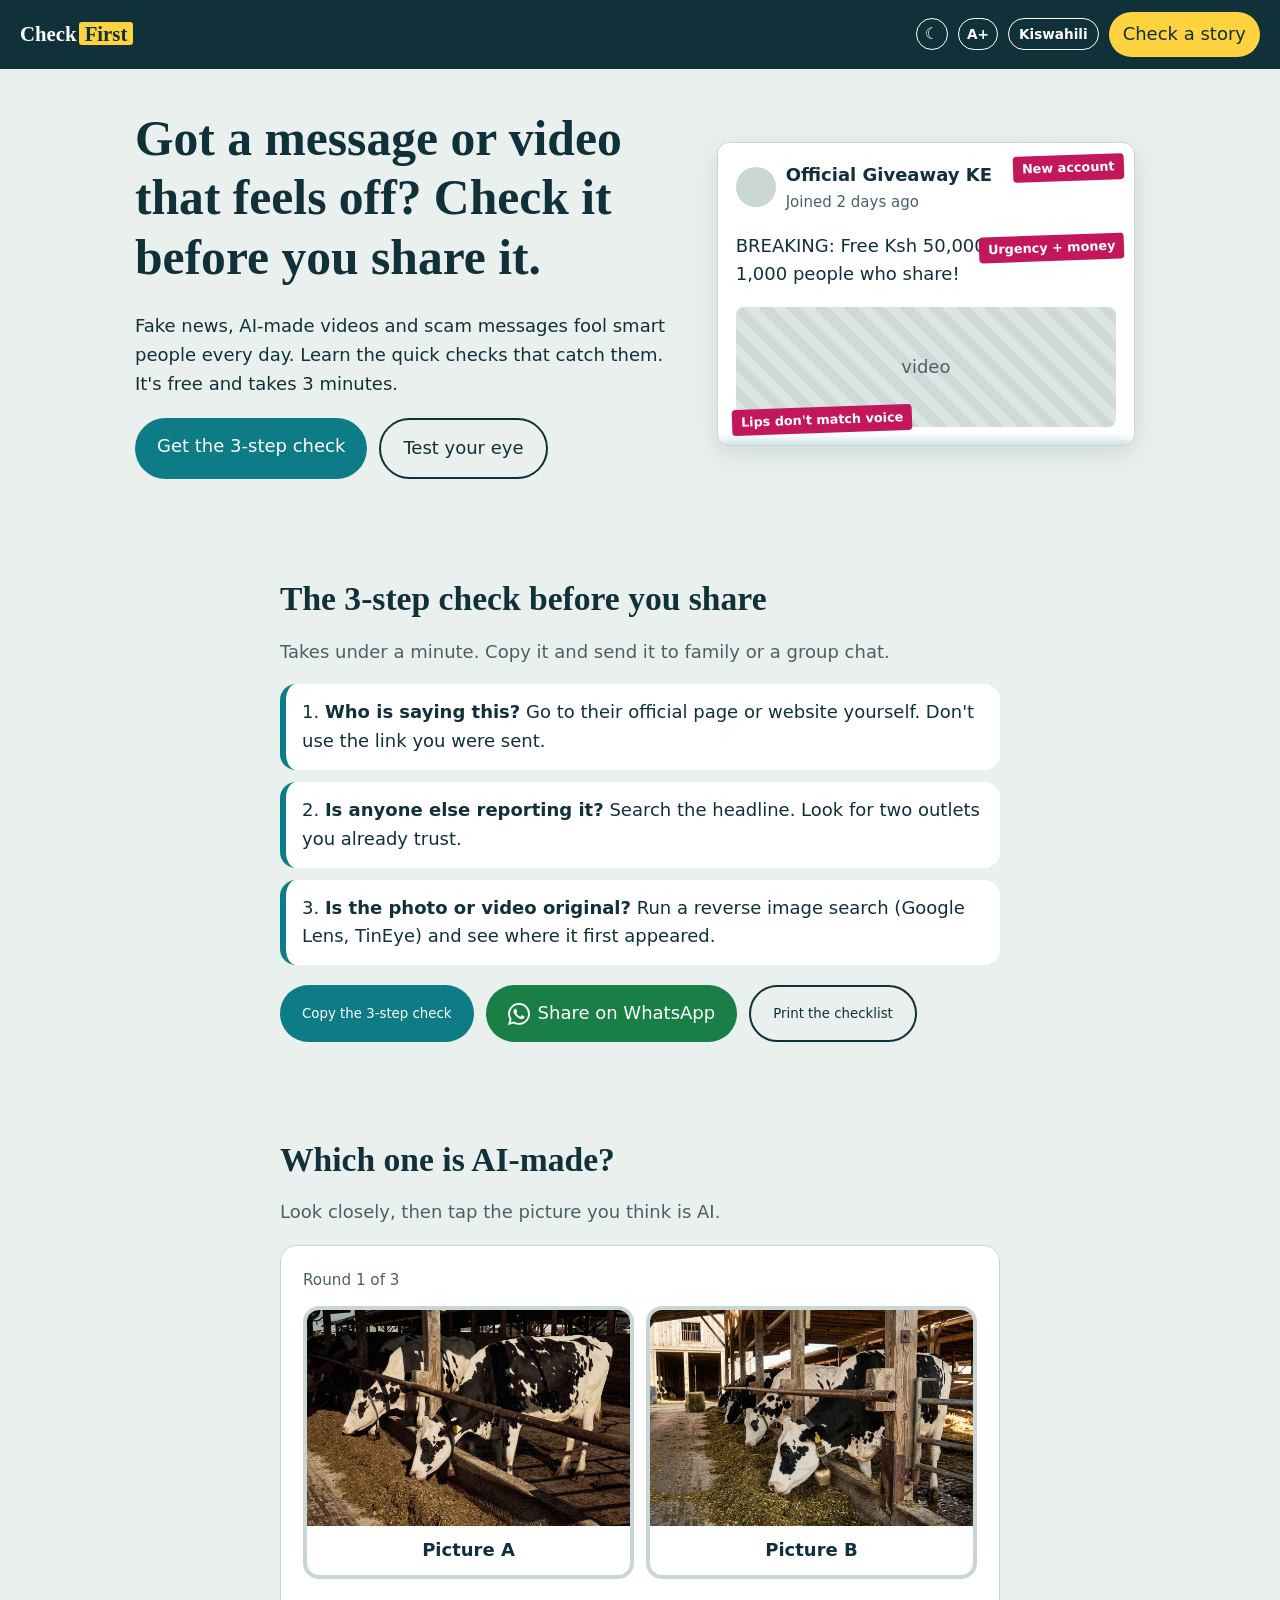
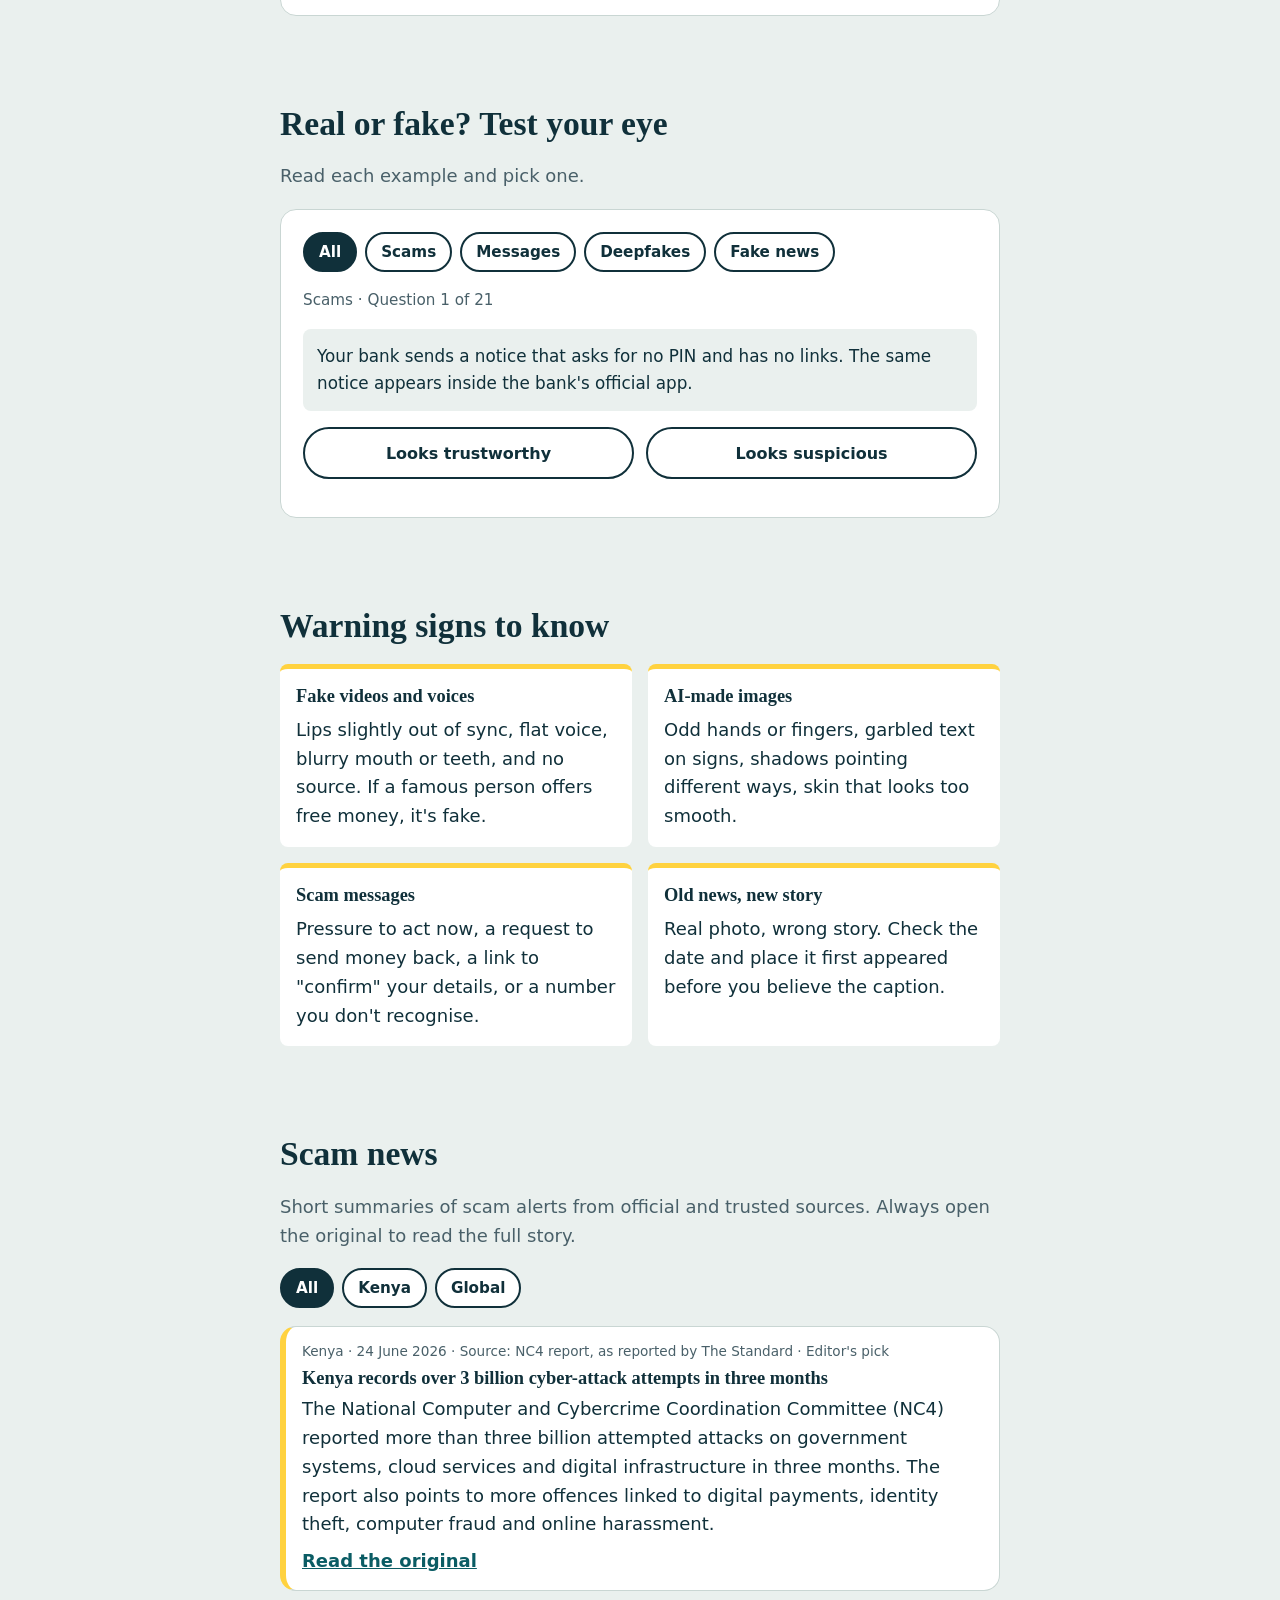
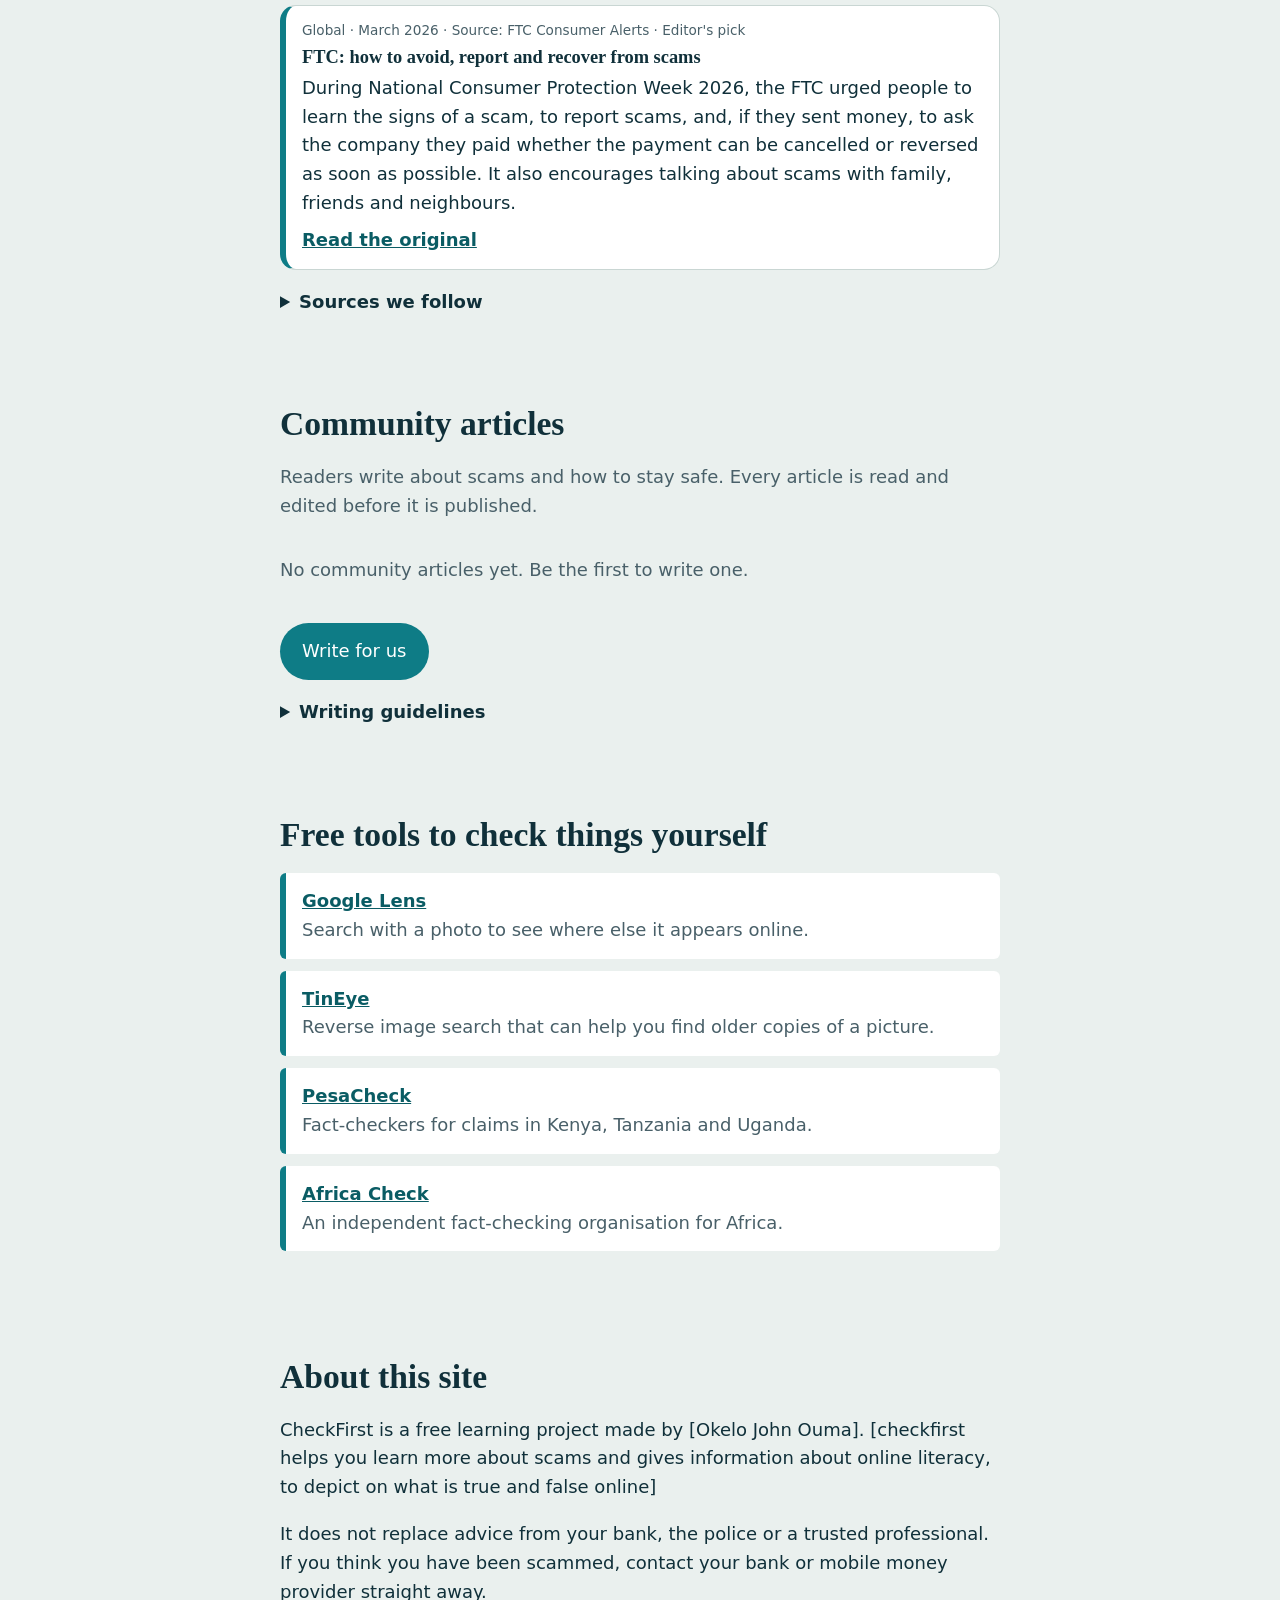
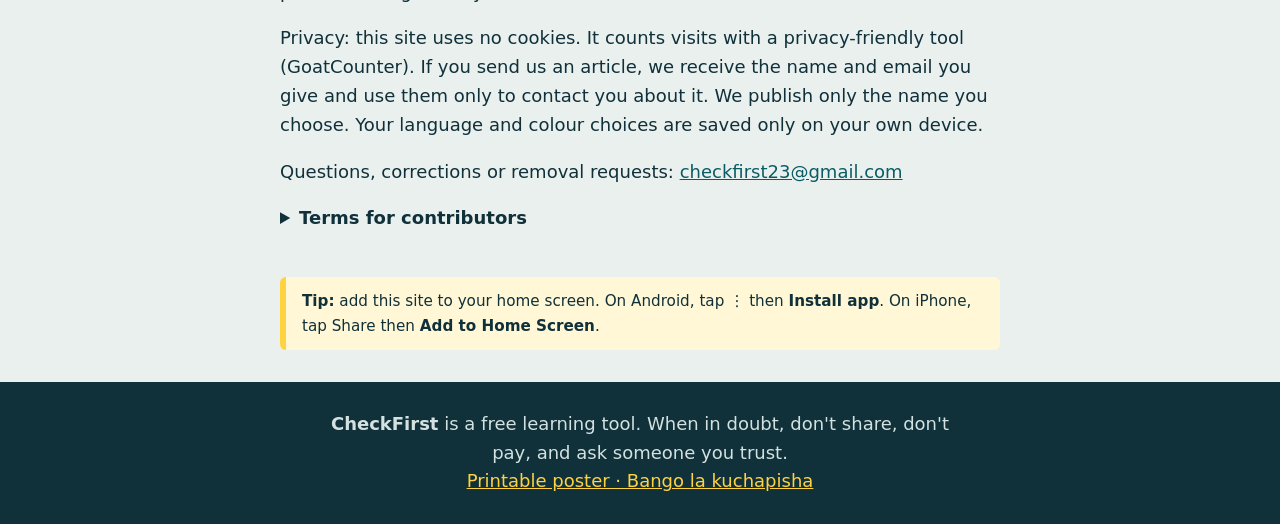
<file: index.html>
<!DOCTYPE html>
<html lang="en">
<head>
  <meta charset="UTF-8">
  <meta name="viewport" content="width=device-width, initial-scale=1.0">
  <title>Check Before You Share – Spot fake news, deepfakes and scams</title>
  <meta name="description" content="Free tools to check news, spot AI-made media and avoid scams before you share.">
  <script>try{var t=localStorage.getItem('theme');if(!t&&matchMedia('(prefers-color-scheme: dark)').matches)t='dark';if(t==='dark')document.documentElement.setAttribute('data-theme','dark');}catch(e){}</script>
  <link rel="stylesheet" href="style.css">
  <meta name="theme-color" content="#10303a">
  <link rel="manifest" href="manifest.json">
  <link rel="apple-touch-icon" href="apple-touch-icon.png">
  <meta name="apple-mobile-web-app-title" content="CheckFirst">
  <link rel="icon" href="data:image/svg+xml,<svg xmlns='http://www.w3.org/2000/svg' viewBox='0 0 100 100'><rect width='100' height='100' rx='18' fill='%2310303a'/><circle cx='44' cy='44' r='22' fill='none' stroke='%23ffd23f' stroke-width='9'/><path d='M60 60 L82 82' stroke='%23ffd23f' stroke-width='10' stroke-linecap='round'/></svg>">
  <meta property="og:type" content="website">
  <meta property="og:title" content="CheckFirst: check it before you share it">
  <meta property="og:description" content="Free 3-step check and quiz to spot fake news, AI-made images and scams.">
  <meta property="og:url" content="https://johnjr-dot.github.io/checkfirst/">
  <meta property="og:image" content="https://johnjr-dot.github.io/checkfirst/og-image.png">
  <meta name="twitter:card" content="summary_large_image">
</head>
<body>
  <nav class="top">
    <a class="logo" href="#top">Check<span>First</span></a>
    <div class="right">
      <button id="themebtn" class="lang" type="button" aria-label="Switch to dark mode">☾</button>
      <button id="sizebtn" class="lang" type="button" aria-pressed="false" aria-label="Larger text">A+</button>
      <button id="langbtn" class="lang" type="button">Kiswahili</button>
      <a class="btn small" href="#checklist" data-i18n="nav_cta">Check a story</a>
    </div>
  </nav>

  <header id="top" class="hero">
    <div class="hero-text">
      <h1 data-i18n="h1">Got a message or video that feels off? Check it before you share it.</h1>
      <p data-i18n="hero_p">Fake news, AI-made videos and scam messages fool smart people every day. Learn the quick checks that catch them. It's free and takes 3 minutes.</p>
      <div class="actions">
        <a class="btn" href="#checklist" data-i18n="btn_get">Get the 3-step check</a>
        <a class="btn ghost" href="#quiz" data-i18n="btn_test">Test your eye</a>
      </div>
    </div>
    <div class="post" aria-hidden="true">
      <div class="scan"></div>
      <div class="post-head"><span class="avatar"></span><div><b>Official Giveaway KE</b><small data-i18n="joined">Joined 2 days ago</small></div></div>
      <p data-i18n="post_text">BREAKING: Free Ksh 50,000 to the first 1,000 people who share!</p>
      <div class="post-img"><span>video</span></div>
      <span class="flag f1" data-i18n="flag1">New account</span>
      <span class="flag f2" data-i18n="flag2">Urgency + money</span>
      <span class="flag f3" data-i18n="flag3">Lips don't match voice</span>
    </div>
  </header>

  <main>
    <section id="checklist">
      <div class="print-head print-only">
  <svg width="56" height="56" viewBox="0 0 100 100" aria-hidden="true"><circle cx="42" cy="42" r="24" fill="#0e7c86" stroke="#ffd23f" stroke-width="9"/><line x1="62" y1="62" x2="88" y2="88" stroke="#ffd23f" stroke-width="11" stroke-linecap="round"/></svg>
  <div class="print-logo">Check<span>First</span></div>
  </div>
      <h2 data-i18n="cl_h2">The 3-step check before you share</h2>
      <p class="lead" data-i18n="cl_lead">Takes under a minute. Copy it and send it to family or a group chat.</p>
      <ol class="steps">
        <li data-i18n="s1"><b>Who is saying this?</b> Go to their official page or website yourself. Don't use the link you were sent.</li>
        <li data-i18n="s2"><b>Is anyone else reporting it?</b> Search the headline. Look for two outlets you already trust.</li>
        <li data-i18n="s3"><b>Is the photo or video original?</b> Run a reverse image search (Google Lens, TinEye) and see where it first appeared.</li>
      </ol>
      <div class="actions">
        <button id="copy" class="btn" type="button" data-i18n="copy">Copy the 3-step check</button>
        <a id="wa" class="btn wa" href="#" target="_blank" rel="noopener"><svg viewBox="0 0 24 24" aria-hidden="true"><path d="M17.472 14.382c-.297-.149-1.758-.867-2.03-.967-.273-.099-.471-.148-.67.15-.197.297-.767.966-.94 1.164-.173.199-.347.223-.644.075-.297-.15-1.255-.463-2.39-1.475-.883-.788-1.48-1.761-1.653-2.059-.173-.297-.018-.458.13-.606.134-.133.298-.347.446-.52.149-.174.198-.298.298-.497.099-.198.05-.371-.025-.52-.075-.149-.669-1.612-.916-2.207-.242-.579-.487-.5-.669-.51-.173-.008-.371-.01-.57-.01-.198 0-.52.074-.792.372-.272.297-1.04 1.016-1.04 2.479 0 1.462 1.065 2.875 1.213 3.074.149.198 2.096 3.2 5.077 4.487.709.306 1.262.489 1.694.625.712.227 1.36.195 1.871.118.571-.085 1.758-.719 2.006-1.413.248-.694.248-1.289.173-1.413-.074-.124-.272-.198-.57-.347m-5.421 7.403h-.004a9.87 9.87 0 01-5.031-1.378l-.361-.214-3.741.982.998-3.648-.235-.374a9.86 9.86 0 01-1.51-5.26c.001-5.45 4.436-9.884 9.888-9.884 2.64 0 5.122 1.03 6.988 2.898a9.825 9.825 0 012.893 6.994c-.003 5.45-4.437 9.884-9.885 9.884m8.413-18.297A11.815 11.815 0 0012.05 0C5.495 0 .16 5.335.157 11.892c0 2.096.547 4.142 1.588 5.945L.057 24l6.305-1.654a11.882 11.882 0 005.683 1.448h.005c6.554 0 11.89-5.335 11.893-11.893a11.821 11.821 0 00-3.48-8.413Z"/></svg><span data-i18n="wa">Share on WhatsApp</span></a>
        <button id="print" class="btn ghost" type="button" data-i18n="print">Print the checklist</button>
      </div>
      <span id="copied" role="status"></span>
      <p class="print-only" id="printlink"></p>
      <p class="print-only print-tip" data-i18n="ptip">When in doubt, don't share, don't pay, and ask someone you trust.</p>
    </section>

    <section id="spot">
      <h2 data-i18n="spot_h2">Which one is AI-made?</h2>
      <p class="lead" data-i18n="spot_lead">Look closely, then tap the picture you think is AI.</p>
      <div class="card" id="spotbox"></div>
    </section>

    <section id="quiz">
      <h2 data-i18n="quiz_h2">Real or fake? Test your eye</h2>
      <p class="lead" data-i18n="quiz_lead">Read each example and pick one.</p>
      <div class="card" id="quizbox"></div>
    </section>

    <section id="signs">
      <h2 data-i18n="signs_h2">Warning signs to know</h2>
      <div class="grid">
        <div><h3 data-i18n="g1h">Fake videos and voices</h3><p data-i18n="g1p">Lips slightly out of sync, flat voice, blurry mouth or teeth, and no source. If a famous person offers free money, it's fake.</p></div>
        <div><h3 data-i18n="g2h">AI-made images</h3><p data-i18n="g2p">Odd hands or fingers, garbled text on signs, shadows pointing different ways, skin that looks too smooth.</p></div>
        <div><h3 data-i18n="g3h">Scam messages</h3><p data-i18n="g3p">Pressure to act now, a request to send money back, a link to "confirm" your details, or a number you don't recognise.</p></div>
        <div><h3 data-i18n="g4h">Old news, new story</h3><p data-i18n="g4p">Real photo, wrong story. Check the date and place it first appeared before you believe the caption.</p></div>
      </div>
    </section>

    <section id="news">
  <h2 data-i18n="news_h2">Scam news</h2>
  <p class="lead" data-i18n="news_lead">Short summaries of scam alerts from official and trusted sources. Always open the original to read the full story.</p>
  <div class="cats" id="newsfilter"></div>
  <p id="newsupdated" class="meta"></p>
  <div id="newslist" class="newslist" aria-live="polite"></div>
  <details class="sources">
    <summary data-i18n="src_h">Sources we follow</summary>
    <ul id="sourcelist"></ul>
  </details>
    </section>
<section id="articles">
  <h2 data-i18n="art_h2">Community articles</h2>
  <p class="lead" data-i18n="art_lead">Readers write about scams and how to stay safe. Every article is read and edited before it is published.</p>
  <div id="artlist" class="newslist" aria-live="polite"></div>
  <div class="actions"><a id="writebtn" class="btn" href="#" target="_blank" rel="noopener noreferrer" hidden data-i18n="write_btn">Write for us</a></div>
  <details class="sources">
    <summary data-i18n="guide_h">Writing guidelines</summary>
    <div data-i18n="guide_body"><ul>
      <li>300 to 800 words, in English or Kiswahili.</li>
      <li>Write about scams, fraud and staying safe online. Share what you learned and how to protect others.</li>
      <li>Do not name private people or small businesses as scammers. Describe what happened without identifying anyone.</li>
      <li>Tell us where your facts come from. We may ask for sources.</li>
      <li>No phone numbers, links or payment details in your text. The editor adds official links.</li>
      <li>Original work only. Do not copy from other websites.</li>
      <li>No medical or investment advice.</li>
      <li>We read every submission but cannot publish all of them. We may edit for length and clarity.</li>
      <li>Your name shows as you write it in the form. Your email stays private.</li>
    </ul></div>
  </details>
</section>
    <section id="tools">
      <h2 data-i18n="tools_h2">Free tools to check things yourself</h2>
      <ul class="tools">
        <li><a href="https://lens.google.com" target="_blank" rel="noopener">Google Lens</a><span data-i18n="t1">Search with a photo to see where else it appears online.</span></li>
        <li><a href="https://tineye.com" target="_blank" rel="noopener">TinEye</a><span data-i18n="t2">Reverse image search that can help you find older copies of a picture.</span></li>
        <li><a href="https://pesacheck.org" target="_blank" rel="noopener">PesaCheck</a><span data-i18n="t3">Fact-checkers for claims in Kenya, Tanzania and Uganda.</span></li>
        <li><a href="https://africacheck.org" target="_blank" rel="noopener">Africa Check</a><span data-i18n="t4">An independent fact-checking organisation for Africa.</span></li>
      </ul>
    </section>

    <section id="about">
      <h2 data-i18n="about_h2">About this site</h2>
      <p data-i18n="about_p1">CheckFirst is a free learning project made by [Okelo John Ouma]. [checkfirst helps you learn more about scams and gives information about online literacy, to depict on what is true and false online]</p>
      <p data-i18n="about_p2">It does not replace advice from your bank, the police or a trusted professional. If you think you have been scammed, contact your bank or mobile money provider straight away.</p>
      <p data-i18n="privacy">Privacy: this site uses no cookies. It counts visits with a privacy-friendly tool (GoatCounter). If you send us an article, we receive the name and email you give and use them only to contact you about it. We publish only the name you choose. Your language and colour choices are saved only on your own device.</p>
      <p data-i18n="contact">Questions, corrections or removal requests: <a href="mailto:checkfirst23@gmail.com">checkfirst23@gmail.com</a></p>
<details class="sources">
  <summary data-i18n="terms_h">Terms for contributors</summary>
  <div data-i18n="terms_body"><ul>
    <li>You keep the copyright in your article. By sending it, you give CheckFirst permission to publish it on this site, edit it for length, clarity and accuracy, translate it, and remove it at any time.</li>
    <li>You promise it is your own work, that it is true as far as you know, and that it does not defame anyone or break anyone's rights.</li>
    <li>We may decline or remove any article without giving a reason. We are not obliged to publish.</li>
    <li>Articles are not paid.</li>
    <li>To have your article removed, email us at the address above and we will take it down promptly.</li>
    <li>Everything on this site is for learning only. It is not legal, financial or professional advice. If you have been scammed, contact your bank, your mobile money provider and the police.</li>
  </ul></div>
</details>
    </section>
  </main>
<div class="a2hs" data-i18n="a2hs"><b>Tip:</b> add this site to your home screen. On Android, tap ⋮ then <b>Install app</b>. On iPhone, tap Share then <b>Add to Home Screen</b>.</div>
  <footer>
    <p data-i18n="foot"><b>CheckFirst</b> is a free learning tool. When in doubt, don't share, don't pay, and ask someone you trust.</p>
    <p><a href="poster.html">Printable poster · Bango la kuchapisha</a></p>
  </footer>
  <script src="script.js" defer></script>
  <script src="lang.js" defer></script>
  <script src="news.js" defer></script>
  <script src="config.js" defer></script>
  <script src="articles.js" defer></script>
  <script data-goatcounter="https://checkfirstgoatcountercom.goatcounter.com/count" async src="//gc.zgo.at/count.js"></script>
</body>
</html>
</file>
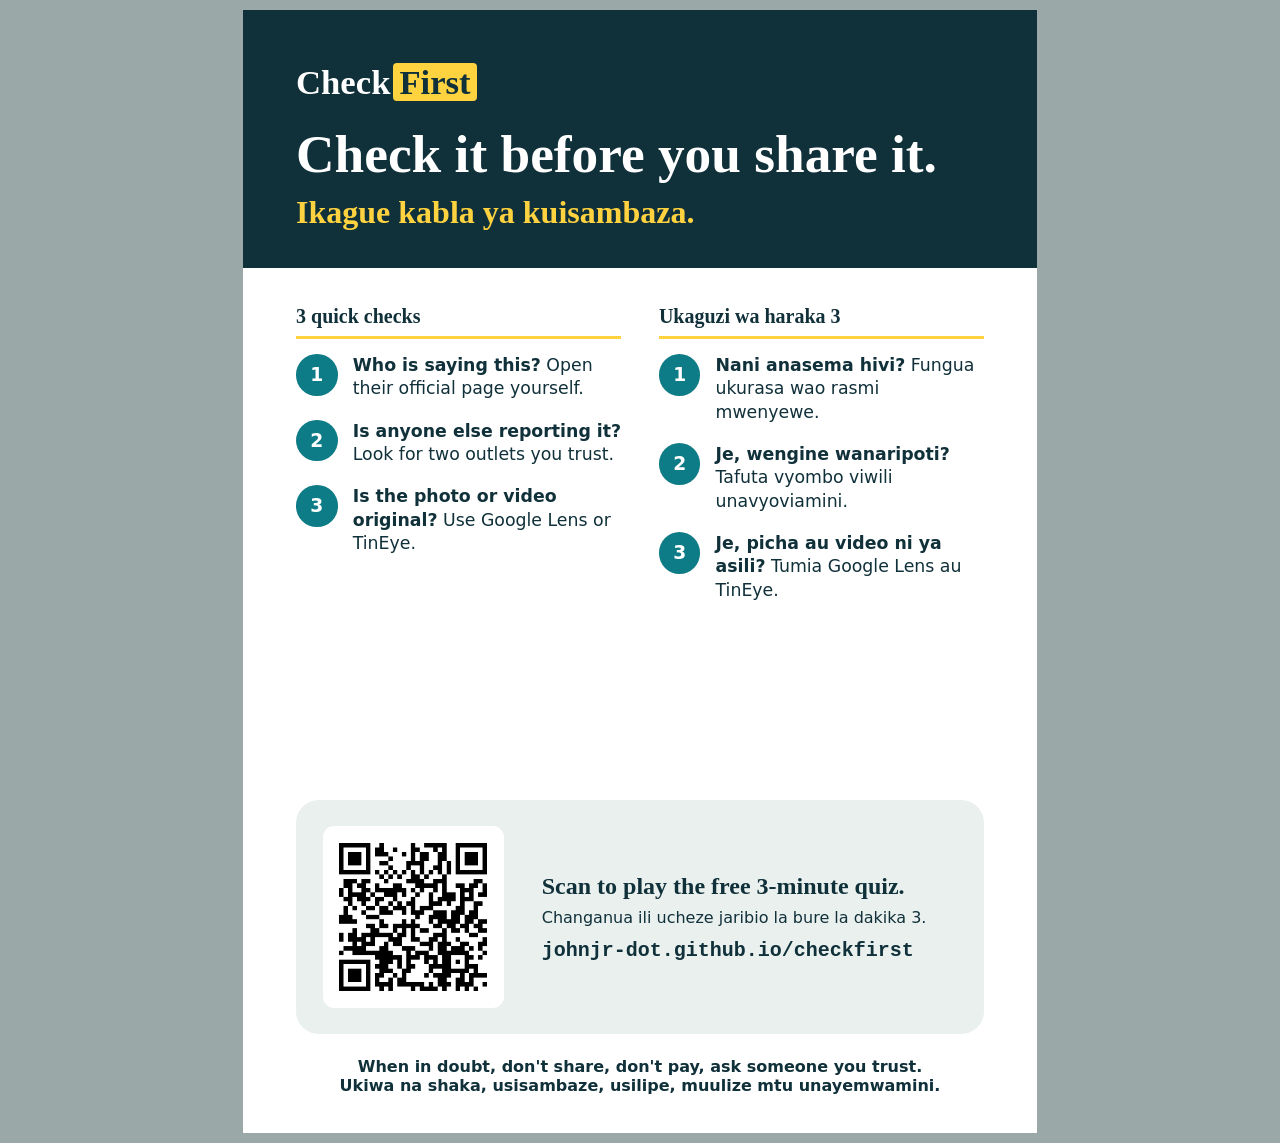
<file: poster.html>
<!DOCTYPE html>
<html lang="en">
<head>
<meta charset="UTF-8">
<meta name="viewport" content="width=device-width, initial-scale=1.0">
<title>CheckFirst poster</title>
<style>
  :root{--ink:#10303a;--lens:#0e7c86;--mark:#ffd23f;--paper:#eaf0ee}
  *{box-sizing:border-box}
  @page{size:A4;margin:0}
  html{-webkit-print-color-adjust:exact;print-color-adjust:exact}
  body{margin:0;background:#9aa9a7;font-family:"Segoe UI",Roboto,system-ui,sans-serif;color:var(--ink)}
  .page{width:210mm;height:297mm;margin:10px auto;background:#fff;display:flex;flex-direction:column;overflow:hidden}
  .band{background:var(--ink);color:#fff;padding:14mm 14mm 10mm}
  .logo{font:700 26pt Georgia,serif}
  .logo span{background:var(--mark);color:var(--ink);padding:0 6px;margin-left:3px;border-radius:4px}
  h1{font:700 40pt/1.1 Georgia,serif;margin:6mm 0 0}
  h1 small{display:block;font-size:24pt;color:var(--mark);margin-top:3mm}
  .cols{display:grid;grid-template-columns:1fr 1fr;gap:10mm;padding:10mm 14mm 4mm;flex:1}
  .cols h2{font:700 15pt Georgia,serif;margin:0 0 4mm;border-bottom:3px solid var(--mark);padding-bottom:2mm}
  .step{display:flex;gap:4mm;margin-bottom:5mm;font-size:13pt;line-height:1.35}
  .n{flex:none;width:11mm;height:11mm;border-radius:50%;background:var(--lens);color:#fff;font-weight:700;display:grid;place-items:center;font-size:14pt}
  .scan{display:flex;gap:10mm;align-items:center;margin:0 14mm;padding:7mm;background:var(--paper);border-radius:6mm}
  .qr{flex:none;width:48mm;height:48mm;background:#fff;padding:2mm;border-radius:3mm}
  .qr img{width:100%;height:100%;display:block}
  .ph{width:100%;height:100%;border:2px dashed #888;display:grid;place-items:center;text-align:center;font-size:10pt;color:#666}
  .scan b{display:block;font:700 18pt/1.2 Georgia,serif}
  .scan p{margin:2mm 0 0;font-size:12pt}
  .url{font:700 15pt "Courier New",monospace;margin-top:3mm;word-break:break-all}
  .foot{padding:6mm 14mm 10mm;font-size:12pt;text-align:center;font-weight:600}
  @media print{body{background:#fff}.page{margin:0}}
</style>
</head>
<body>
<div class="page">
  <div class="band">
    <div class="logo">Check<span>First</span></div>
    <h1>Check it before you share it.<small>Ikague kabla ya kuisambaza.</small></h1>
  </div>

  <div class="cols">
    <div>
      <h2>3 quick checks</h2>
      <div class="step"><div class="n">1</div><div><b>Who is saying this?</b> Open their official page yourself.</div></div>
      <div class="step"><div class="n">2</div><div><b>Is anyone else reporting it?</b> Look for two outlets you trust.</div></div>
      <div class="step"><div class="n">3</div><div><b>Is the photo or video original?</b> Use Google Lens or TinEye.</div></div>
    </div>
    <div>
      <h2>Ukaguzi wa haraka 3</h2>
      <div class="step"><div class="n">1</div><div><b>Nani anasema hivi?</b> Fungua ukurasa wao rasmi mwenyewe.</div></div>
      <div class="step"><div class="n">2</div><div><b>Je, wengine wanaripoti?</b> Tafuta vyombo viwili unavyoviamini.</div></div>
      <div class="step"><div class="n">3</div><div><b>Je, picha au video ni ya asili?</b> Tumia Google Lens au TinEye.</div></div>
    </div>
  </div>

  <div class="scan">
    <div class="qr"><img src="qr.png" alt="QR code to the CheckFirst website" onerror="this.outerHTML='<div class=ph>Add qr.png<br>next to this file</div>'"></div>
    <div>
      <b>Scan to play the free 3-minute quiz.</b>
      <p>Changanua ili ucheze jaribio la bure la dakika 3.</p>
      <div class="url">johnjr-dot.github.io/checkfirst</div>
    </div>
  </div>

  <div class="foot">When in doubt, don't share, don't pay, ask someone you trust.<br>Ukiwa na shaka, usisambaze, usilipe, muulize mtu unayemwamini.</div>
</div>
</body>
</html>
</file>
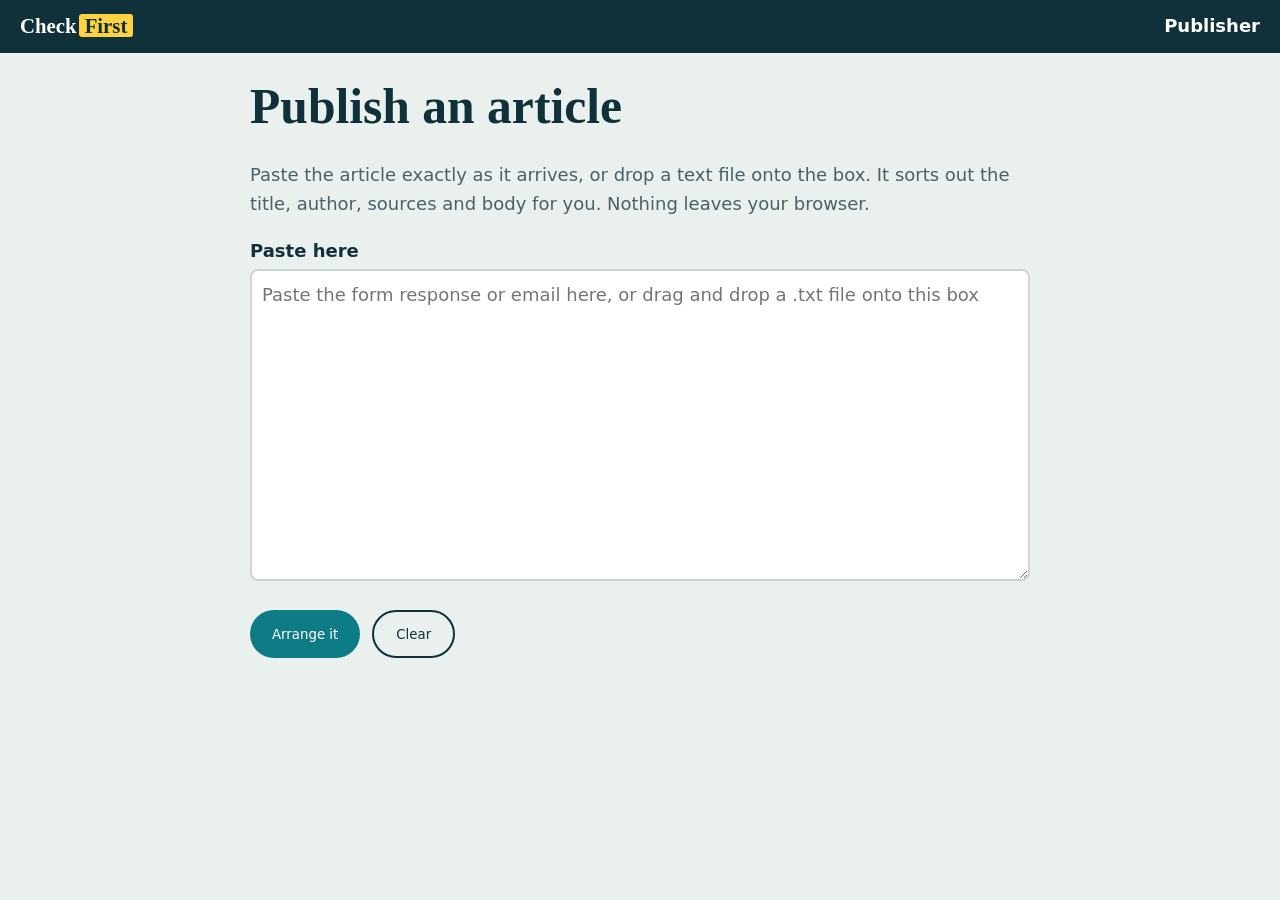
<file: publish.html>
<!DOCTYPE html>
<html lang="en">
<head>
<meta charset="UTF-8">
<meta name="viewport" content="width=device-width, initial-scale=1.0">
<meta name="robots" content="noindex, nofollow">
<title>CheckFirst publisher</title>
<script>try{var t=localStorage.getItem('theme');if(!t&&matchMedia('(prefers-color-scheme: dark)').matches)t='dark';if(t==='dark')document.documentElement.setAttribute('data-theme','dark');}catch(e){}</script>
<link rel="stylesheet" href="style.css">
<style>
  main{max-width:820px;margin:0 auto;padding:24px 20px 60px}
  label{display:block;font-weight:600;margin:14px 0 4px}
  input,textarea,select{width:100%;font:inherit;padding:10px;border:2px solid var(--line);border-radius:8px;background:var(--card);color:var(--text)}
  textarea{resize:vertical}
  #raw.drag{border-color:var(--lens);background:#e3f1f0}
  html[data-theme="dark"] #raw.drag{background:#12323a}
  .warn,.okmsg{padding:8px 12px;margin:6px 0;border-radius:6px}
  .warn{background:#fff3cd;border-left:6px solid var(--mark)}
  .okmsg{background:#dcefe3;border-left:6px solid var(--real)}
  html[data-theme="dark"] .warn{background:#3a3410}
  html[data-theme="dark"] .okmsg{background:#12372a}
  .gates label{font-weight:400;display:flex;gap:10px;align-items:flex-start;margin:8px 0}
  .gates input{width:auto;margin-top:5px}
  .row{display:grid;gap:12px}
  @media(min-width:640px){.row{grid-template-columns:1fr 1fr 1fr}}
  button:disabled{opacity:.45;cursor:not-allowed}
  #json{font-family:"Courier New",monospace;font-size:.85rem}
</style>
</head>
<body>
<nav class="top"><a class="logo" href="./">Check<span>First</span></a><span style="color:#fff;font-weight:600">Publisher</span></nav>
<main>
  <h1>Publish an article</h1>
  <p class="lead">Paste the article exactly as it arrives, or drop a text file onto the box. It sorts out the title, author, sources and body for you. Nothing leaves your browser.</p>

  <label for="raw">Paste here</label>
  <textarea id="raw" rows="10" placeholder="Paste the form response or email here, or drag and drop a .txt file onto this box"></textarea>
  <div class="actions"><button id="parse" class="btn" type="button">Arrange it</button><button id="clear" class="btn ghost" type="button">Clear</button></div>

  <section id="review" hidden style="padding:30px 0 0;margin:0;max-width:none">
    <h2>Check and edit</h2>
    <div class="row">
      <div><label for="date">Date</label><input id="date" type="date"></div>
      <div><label for="author">Author name (shown on site)</label><input id="author" type="text"></div>
      <div><label for="lang">Article language</label><select id="lang"><option value="en">English</option><option value="sw">Kiswahili</option></select></div>
    </div>
    <label for="title">Title</label><input id="title" type="text">
    <label for="summary">Short summary (1 to 2 sentences, shown on the card)</label><textarea id="summary" rows="3"></textarea>
    <label for="body">Article (leave a blank line between paragraphs)</label><textarea id="body" rows="14"></textarea>
    <label for="sources">Sources (one per line)</label><textarea id="sources" rows="4"></textarea>
    <p><a id="reply" href="#" hidden></a></p>

    <h3>Automatic checks</h3>
    <div id="warnings" aria-live="polite"></div>

    <h3>Your checks</h3>
    <div class="gates">
      <label><input class="gate" type="checkbox"> I checked the facts against sources I trust.</label>
      <label><input class="gate" type="checkbox"> No private individuals or small businesses are named as scammers.</label>
      <label><input class="gate" type="checkbox"> I removed links, phone numbers and account details.</label>
      <label><input class="gate" type="checkbox"> I have replied, or will reply, to the author.</label>
    </div>

    <h3>Preview</h3>
    <div id="preview"></div>

    <h3>Publish</h3>
    <div class="actions">
      <button id="copyFull" class="btn" type="button" disabled>Copy whole articles.json</button>
      <button id="dlFull" class="btn ghost" type="button" disabled>Download articles.json</button>
      <button id="copyEntry" class="btn ghost" type="button" disabled>Copy only this article</button>
      <a id="gh" class="btn ghost" href="#" target="_blank" rel="noopener noreferrer">Open articles.json on GitHub</a>
    </div>
    <p id="status" role="status" class="lead"></p>
    <label for="json">This article as data</label>
    <textarea id="json" rows="8" readonly></textarea>
  </section>
</main>
<script src="publish.js"></script>
</body>
</html>
</file>
<file: style.css>
:root{
  --paper:#eaf0ee; --card:#ffffff; --ink:#10303a; --muted:#496069;
  --lens:#0e7c86; --lens-dark:#0a5c64; --mark:#ffd23f;
  --fake:#c2185b; --real:#2e7d4f; --line:#c9d6d3;
}
*{box-sizing:border-box}
html{scroll-behavior:smooth}
body{margin:0;background:var(--paper);color:var(--text);font:1.125rem/1.6 "Segoe UI",Roboto,system-ui,sans-serif}
h1,h2,h3{font-family:Georgia,"Times New Roman",serif;line-height:1.2;margin:0 0 .5em}
h1{font-size:clamp(1.9rem,6vw,3.1rem)}
h2{font-size:clamp(1.5rem,4.5vw,2.1rem)}
h3{font-size:1.15rem}
a{color:var(--link)}
:focus-visible{outline:3px solid var(--mark);outline-offset:2px}

.top{display:flex;justify-content:space-between;align-items:center;padding:12px 20px;background:var(--ink);position:sticky;top:0;z-index:5}
.logo{font:700 1.3rem Georgia,serif;color:#fff;text-decoration:none}
.logo span{background:var(--mark);color:var(--text);padding:0 6px;margin-left:2px;border-radius:3px}

.btn{display:inline-block;background:var(--lens);color:#fff;border:0;border-radius:8px;padding:14px 22px;font:600 1rem inherit;font-family:inherit;text-decoration:none;cursor:pointer;min-height:48px}
.btn:hover{background:var(--lens-dark)}
.btn.ghost{background:transparent;color:var(--text);border:2px solid var(--ink)}
.btn.ghost:hover{background:var(--ink);color:#fff}
.btn.small{padding:8px 14px;min-height:40px;background:var(--mark);color:var(--text)}
.actions{display:flex;gap:12px;flex-wrap:wrap;margin-top:20px}

.hero{display:grid;gap:36px;max-width:1050px;margin:0 auto;padding:40px 20px 56px;align-items:center}
@media(min-width:800px){.hero{grid-template-columns:1.1fr .9fr}}
.hero-text p{max-width:34em}

.post{position:relative;background:var(--card);border:1px solid var(--line);border-radius:12px;padding:18px;box-shadow:0 8px 24px rgba(16,48,58,.12);overflow:hidden;margin:14px 10px}
.post-head{display:flex;gap:10px;align-items:center}
.post-head small{display:block;color:var(--muted)}
.avatar{width:40px;height:40px;border-radius:50%;background:var(--line)}
.post-img{height:120px;border-radius:8px;background:repeating-linear-gradient(45deg,#cfdad8,#cfdad8 10px,#dbe5e3 10px,#dbe5e3 20px);display:grid;place-items:center;color:var(--muted)}
.scan{position:absolute;left:0;right:0;height:3px;background:var(--lens);box-shadow:0 0 12px var(--lens);animation:scan 3.5s ease-in-out 1 forwards}
@keyframes scan{from{top:0}to{top:100%}}
.flag{position:absolute;background:var(--fake);color:#fff;font-size:.8rem;font-weight:600;padding:3px 9px;border-radius:4px;transform:rotate(-2deg)}
.f1{top:12px;right:10px}.f2{top:92px;right:10px}.f3{bottom:12px;left:14px}
@media(prefers-reduced-motion:reduce){.scan{display:none}}

section{max-width:760px;margin:0 auto;padding:44px 20px}
.lead{color:var(--muted)}
.steps{padding-left:1.3em}
.steps li{background:var(--card);border-left:6px solid var(--lens);border-radius:6px;padding:14px 16px;margin:12px 0 12px -1.3em;list-style-position:inside}
#copied{margin-left:12px;font-weight:600;color:var(--real)}

.card{background:var(--card);border:1px solid var(--line);border-radius:12px;padding:22px}
.progress{color:var(--muted);font-size:.95rem}
.choices{display:grid;gap:12px;margin:16px 0}
@media(min-width:560px){.choices{grid-template-columns:1fr 1fr}}
.choices button{font-weight:600;font-size:1rem;font-family:inherit;padding:14px;border-radius:8px;border:2px solid var(--ink);background:#fff;color:var(--text);cursor:pointer;min-height:52px}
.choices button:hover:not(:disabled){background:var(--mark)}
.result{padding:12px 14px;border-radius:8px;margin:8px 0 14px}
.result.ok{background:#dcefe3;border-left:6px solid var(--real)}
.result.no{background:#f8dce8;border-left:6px solid var(--fake)}
.msg{background:var(--paper);border-radius:8px;padding:14px;font-size:1.05rem}

.grid{display:grid;gap:16px}
@media(min-width:620px){.grid{grid-template-columns:1fr 1fr}}
.grid div{background:var(--card);border-top:5px solid var(--mark);border-radius:8px;padding:16px}
.grid p{margin:0}

footer{background:var(--ink);color:#d3e1e0;padding:28px 20px;text-align:center}
footer p{max-width:620px;margin:0 auto}

.pair{display:grid;gap:12px;margin:14px 0}
@media(min-width:560px){.pair{grid-template-columns:1fr 1fr}}
.pick{padding:0;border:4px solid var(--line);border-radius:10px;background:#fff;cursor:pointer;overflow:hidden;font:inherit;color:var(--text)}
.pick:hover:not(:disabled){border-color:var(--mark)}
.pick img{display:block;width:100%;height:auto}
.pick .tag{display:block;padding:10px;font-weight:600}
.pick.right{border-color:var(--real)}
.pick.wrong{border-color:var(--fake)}

.wa{background:#1a7f46}
.wa:hover{background:#13633a}
#copied{display:block;margin:10px 0 0}

.tools{list-style:none;padding:0;display:grid;gap:12px}
.tools li{background:var(--card);border-left:6px solid var(--lens);border-radius:6px;padding:14px 16px}
.tools a{font-weight:700}
.tools span{display:block;color:var(--muted)}

.cats{display:flex;gap:8px;flex-wrap:wrap;margin-bottom:16px}
.chip{font-weight:600;font-size:.95rem;font-family:inherit;padding:8px 14px;border-radius:999px;border:2px solid var(--ink);background:#fff;color:var(--text);cursor:pointer;min-height:40px}
.chip.on{background:var(--ink);color:#fff}

.right{display:flex;gap:10px;align-items:center}
.lang{font-weight:600;font-size:.95rem;font-family:inherit;padding:8px 12px;border-radius:8px;border:2px solid #fff;background:transparent;color:#fff;cursor:pointer;min-height:40px}
.lang:hover{background:#fff;color:var(--text)}

html.big{font-size:125%}
.top{flex-wrap:wrap;gap:8px}
@media(max-width:480px){.btn.small{display:none}}
.print-only{display:none}
@media print{
  .top,.hero,#spot,#quiz,#signs,#tools,#about,footer,.actions,#copied{display:none!important}
  body{background:#fff;font-size:15pt}
  #checklist{max-width:none;margin:0;padding:0}
  .steps li{border:2px solid #000;background:#fff;break-inside:avoid}
  .print-only{display:block;margin-top:24px;font-weight:600}
}

footer a{color:var(--mark)}

.wa{display:inline-flex;align-items:center;justify-content:center;gap:8px}
.wa svg{width:22px;height:22px;fill:currentColor;flex:none}
.a2hs{width:calc(100% - 40px);max-width:720px;margin:0 auto 32px;padding:12px 16px;background:#fff7d6;border-left:6px solid var(--mark);border-radius:6px;font-size:.95rem}
@media (display-mode:standalone){.a2hs{display:none}}
@media print{.a2hs{display:none!important}}

@media print{
  html{-webkit-print-color-adjust:exact;print-color-adjust:exact}
  .print-head{display:flex!important;align-items:center;gap:14px;margin:0 0 22px;padding:18px 22px;background:var(--ink);color:#fff;border-radius:12px}
  .print-logo{font:700 30pt Georgia,serif}
  .print-logo span{background:var(--mark);color:var(--text);padding:0 8px;margin-left:4px;border-radius:5px}
  #checklist h2{font-size:26pt;border-bottom:5px solid var(--mark);padding-bottom:8px}
  #checklist .lead{display:none}
  .steps{list-style:none;padding:0;margin:20px 0 0;counter-reset:st}
  .steps li{counter-increment:st;position:relative;list-style:none;margin:0 0 14px;padding:16px 16px 16px 76px;background:#e3f1f0;border:0;border-left:8px solid var(--lens);border-radius:10px;font-size:15pt;break-inside:avoid}
  .steps li::before{content:counter(st);position:absolute;left:16px;top:50%;transform:translateY(-50%);width:44px;height:44px;border-radius:50%;background:var(--lens);color:#fff;font:700 20pt/44px Georgia,serif;text-align:center}
  .steps li:nth-child(2)::before{background:var(--ink)}
  .steps li:nth-child(3)::before{background:var(--mark);color:var(--text)}
  #printlink{margin-top:24px;padding:14px 18px;background:var(--mark);color:var(--text);border-radius:10px;text-align:center;font:700 16pt "Courier New",monospace;word-break:break-all}
  .print-tip{text-align:center;font-size:14pt;margin-top:16px}
}

:root{--text:#10303a;--link:#0a5c64}
html[data-theme="dark"]{--paper:#0c1a1f;--card:#142a32;--text:#e6f0ef;--muted:#a6bcc0;--line:#2c4851;--link:#6fd3dc;--real:#52b788;color-scheme:dark}
html[data-theme="dark"] .btn.ghost,
html[data-theme="dark"] .choices button,
html[data-theme="dark"] .chip{border-color:#e6f0ef}
html[data-theme="dark"] .choices button,
html[data-theme="dark"] .chip,
html[data-theme="dark"] .pick{background:var(--card)}
html[data-theme="dark"] .choices button:hover:not(:disabled){background:var(--mark);color:#10303a}
html[data-theme="dark"] .chip.on{background:var(--mark);color:#10303a}
html[data-theme="dark"] .btn.small,
html[data-theme="dark"] .logo span,
html[data-theme="dark"] .lang:hover{color:#10303a}
html[data-theme="dark"] .result.ok{background:#12372a}
html[data-theme="dark"] .result.no{background:#431730}
html[data-theme="dark"] .a2hs{background:#3a3410}
html[data-theme="dark"] .post-img{background:repeating-linear-gradient(45deg,#1b343c,#1b343c 10px,#22404a 10px,#22404a 20px)}
html[data-theme="dark"] .top,
html[data-theme="dark"] footer{background:#07141a}

#themebtn,#sizebtn,#langbtn{font-size:.85rem;padding:4px 8px;min-height:32px;line-height:1;border-width:1.5px}
#themebtn{font-size:1rem}
#langbtn{padding:4px 10px}

.newslist{display:grid;gap:14px;margin-top:14px}
.story{background:var(--card);border:1px solid var(--line);border-left:6px solid var(--lens);border-radius:8px;padding:14px 16px}
.story.kenya{border-left-color:var(--mark)}
.story .meta{font-size:.85rem;color:var(--muted);margin-bottom:4px}
.story h3{margin:0 0 6px}
.story p{margin:0 0 8px}
.story a{font-weight:600}
.sources{margin-top:18px}
.sources summary{cursor:pointer;font-weight:600}
.sources li{margin:6px 0}

[hidden]{display:none!important}
.artbody{margin-top:10px}
.artbody p{margin:0 0 10px}
.story details summary{cursor:pointer;font-weight:600;color:var(--link)}
.sources ul{padding-left:1.2em}

:root{--btn-radius:999px}
.btn,.lang,.choices button,.chip{border-radius:var(--btn-radius)}
.pick,.story,.card,.steps li{border-radius:16px}

.sharebar{display:flex;flex-wrap:wrap;gap:8px;margin-top:14px}
.sharebar a,.sharebar button{font:inherit;font-size:.85rem;padding:6px 12px;border:2px solid var(--text);border-radius:16px;background:transparent;color:var(--text);text-decoration:none;cursor:pointer;min-height:36px}
.sharebar a:hover,.sharebar button:hover{background:var(--mark);color:#10303a}
.story.hl{outline:3px solid var(--mark)}
</file>
